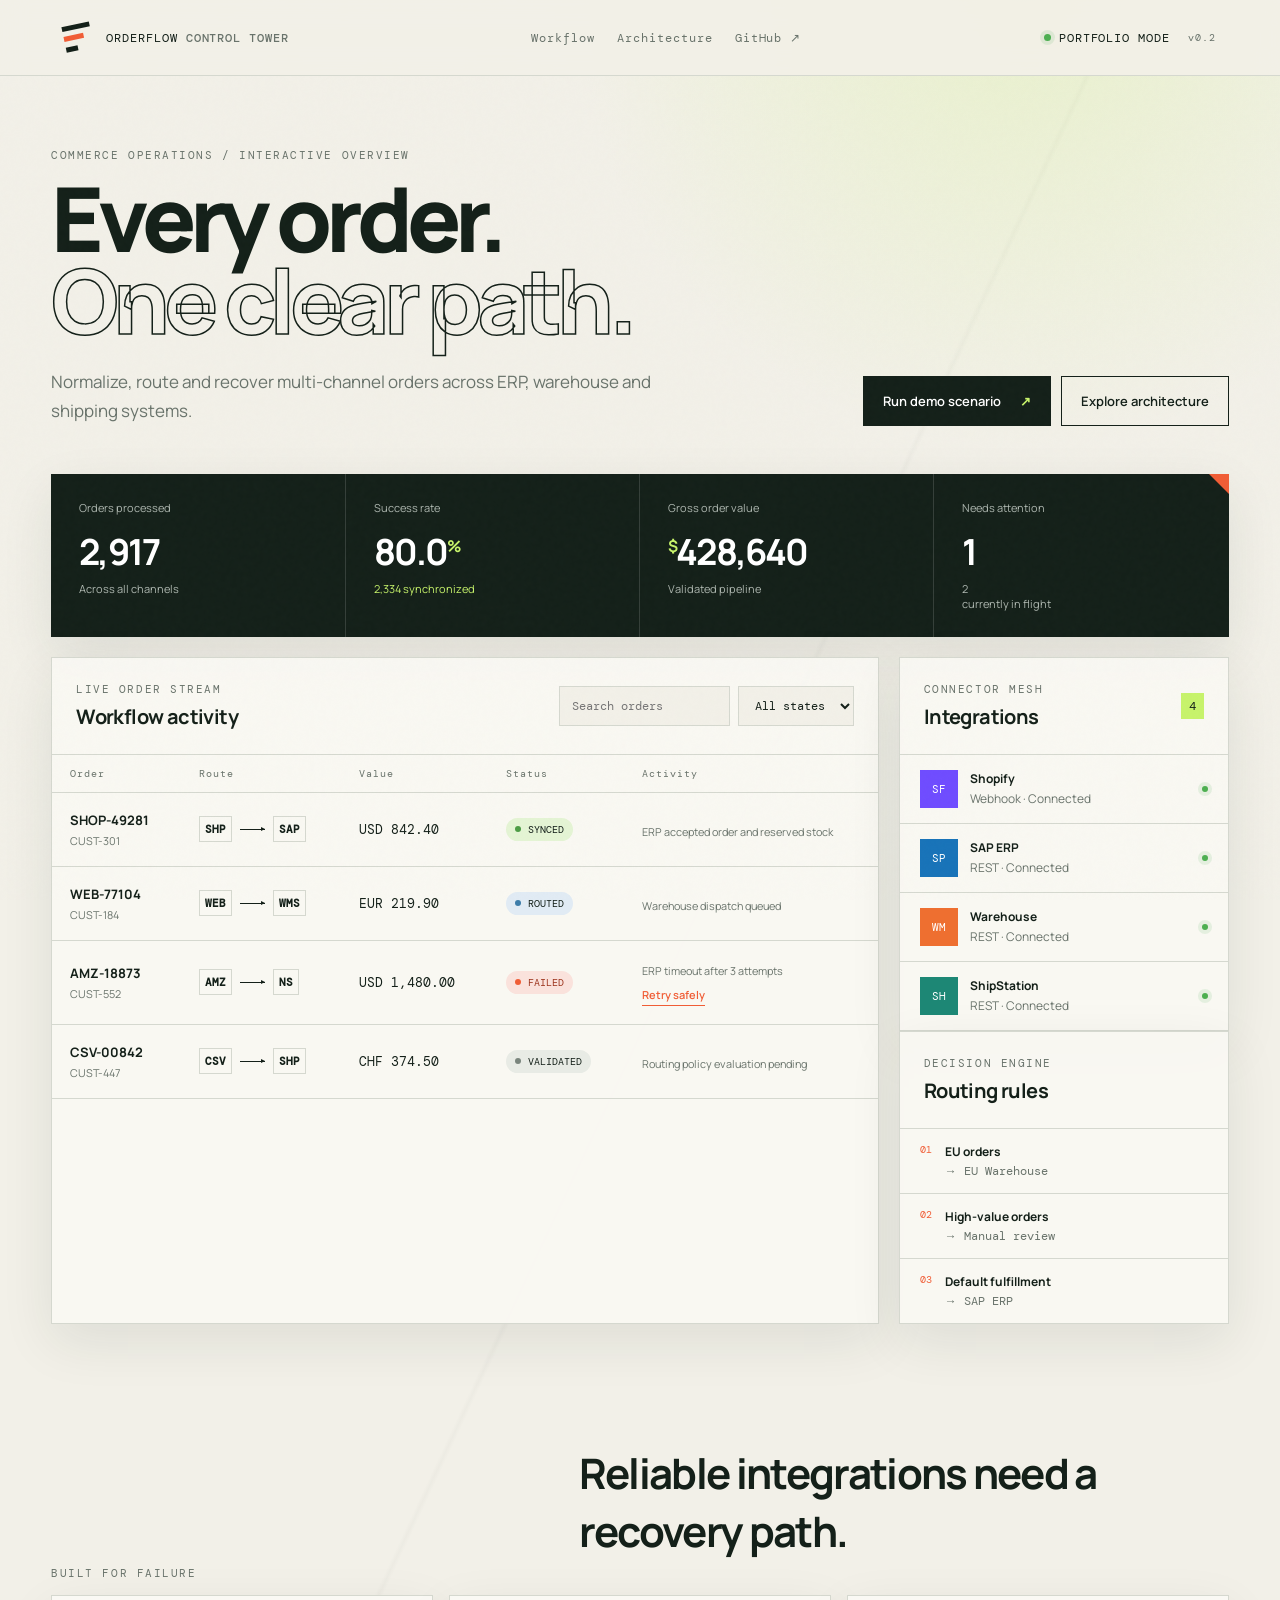
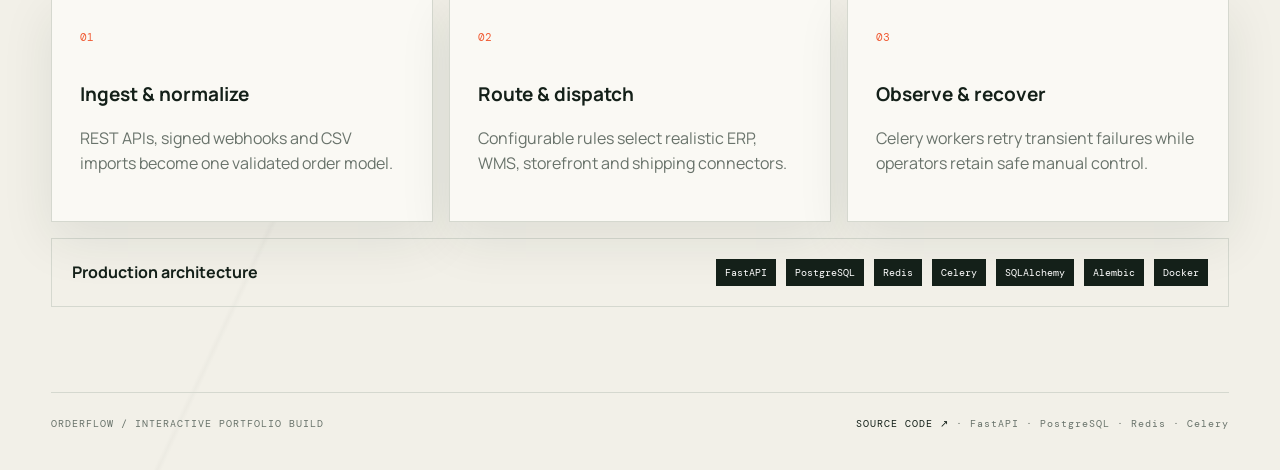
<file: static-demo/index.html>
<!doctype html>
<html lang="en">
<head>
  <meta charset="utf-8">
  <meta name="viewport" content="width=device-width,initial-scale=1">
  <meta name="description" content="OrderFlow normalizes, routes and recovers orders across commerce, ERP, warehouse and shipping systems.">
  <title>OrderFlow · Interactive operations demo</title>
  <link rel="preconnect" href="https://fonts.googleapis.com">
  <link rel="preconnect" href="https://fonts.gstatic.com" crossorigin>
  <link href="https://fonts.googleapis.com/css2?family=DM+Mono:wght@400;500&family=Manrope:wght@400;500;600;700;800&display=swap" rel="stylesheet">
  <link rel="stylesheet" href="styles.css">
</head>
<body>
  <div class="grain"></div>
  <header class="topbar">
    <a class="brand" href="#top"><span class="brand-mark"><i></i><i></i><i></i></span><span>ORDERFLOW <b>CONTROL TOWER</b></span></a>
    <nav><a href="#workflow">Workflow</a><a href="#architecture">Architecture</a><a href="https://github.com/hunterinvariants/orderflow-integrator">GitHub ↗</a></nav>
    <div class="system-state"><span class="pulse"></span> PORTFOLIO MODE <small>v0.2</small></div>
  </header>

  <main id="top">
    <section class="hero">
      <div>
        <p class="eyebrow">COMMERCE OPERATIONS / INTERACTIVE OVERVIEW</p>
        <h1>Every order.<br><em>One clear path.</em></h1>
        <p class="lede">Normalize, route and recover multi-channel orders across ERP, warehouse and shipping systems.</p>
      </div>
      <div class="hero-actions"><button class="primary" id="seed-demo">Run demo scenario <span>↗</span></button><a class="secondary" href="#architecture">Explore architecture</a></div>
    </section>

    <section class="metrics" aria-label="Performance metrics">
      <article><span>Orders processed</span><strong id="metric-total">2,917</strong><small>Across all channels</small></article>
      <article><span>Success rate</span><strong id="metric-success">80.0<sup>%</sup></strong><small class="positive" id="metric-synced">2,334 synchronized</small></article>
      <article><span>Gross order value</span><strong><sup>$</sup><span id="metric-value">428,640</span></strong><small>Validated pipeline</small></article>
      <article class="alert-card"><span>Needs attention</span><strong id="metric-failed">1</strong><small><span id="metric-flight">2</span> currently in flight</small></article>
    </section>

    <section class="workspace" id="workflow">
      <div class="orders-panel">
        <div class="section-head">
          <div><p class="eyebrow">LIVE ORDER STREAM</p><h2>Workflow activity</h2></div>
          <div class="filters"><input id="order-search" type="search" placeholder="Search orders"><select id="status-filter"><option value="">All states</option><option>synced</option><option>routed</option><option>failed</option><option>validated</option></select></div>
        </div>
        <div class="table-wrap">
          <table>
            <thead><tr><th>Order</th><th>Route</th><th>Value</th><th>Status</th><th>Activity</th></tr></thead>
            <tbody id="orders-body">
              <tr data-search="shop-49281 customer 301 shopify sap" data-status="synced"><td><strong>SHOP-49281</strong><small>CUST-301</small></td><td><span class="route"><b>SHP</b><i></i><b>SAP</b></span></td><td class="money">USD 842.40</td><td><span class="status synced"><i></i>synced</span></td><td><small>ERP accepted order and reserved stock</small></td></tr>
              <tr data-search="web-77104 customer 184 web warehouse" data-status="routed"><td><strong>WEB-77104</strong><small>CUST-184</small></td><td><span class="route"><b>WEB</b><i></i><b>WMS</b></span></td><td class="money">EUR 219.90</td><td><span class="status routed"><i></i>routed</span></td><td><small>Warehouse dispatch queued</small></td></tr>
              <tr data-search="amz-18873 customer 552 amazon netsuite" data-status="failed"><td><strong>AMZ-18873</strong><small>CUST-552</small></td><td><span class="route"><b>AMZ</b><i></i><b>NS</b></span></td><td class="money">USD 1,480.00</td><td><span class="status failed"><i></i>failed</span></td><td><small>ERP timeout after 3 attempts</small><button class="retry">Retry safely</button></td></tr>
              <tr data-search="csv-00842 customer 447 csv shipstation" data-status="validated"><td><strong>CSV-00842</strong><small>CUST-447</small></td><td><span class="route"><b>CSV</b><i></i><b>SHP</b></span></td><td class="money">CHF 374.50</td><td><span class="status validated"><i></i>validated</span></td><td><small>Routing policy evaluation pending</small></td></tr>
            </tbody>
          </table>
        </div>
      </div>

      <aside>
        <section class="side-card">
          <div class="section-head"><div><p class="eyebrow">CONNECTOR MESH</p><h2>Integrations</h2></div><span class="count">4</span></div>
          <div class="connector"><span class="connector-icon" style="--accent:#6f4cff">SF</span><div><strong>Shopify</strong><small>Webhook · Connected</small></div><i class="online"></i></div>
          <div class="connector"><span class="connector-icon" style="--accent:#1873b9">SP</span><div><strong>SAP ERP</strong><small>REST · Connected</small></div><i class="online"></i></div>
          <div class="connector"><span class="connector-icon" style="--accent:#ee6f30">WM</span><div><strong>Warehouse</strong><small>REST · Connected</small></div><i class="online"></i></div>
          <div class="connector"><span class="connector-icon" style="--accent:#1d8775">SH</span><div><strong>ShipStation</strong><small>REST · Connected</small></div><i class="online"></i></div>
        </section>
        <section class="side-card rules">
          <div class="section-head"><div><p class="eyebrow">DECISION ENGINE</p><h2>Routing rules</h2></div></div>
          <div class="rule"><span>01</span><div><strong>EU orders</strong><small>→ EU Warehouse</small></div></div>
          <div class="rule"><span>02</span><div><strong>High-value orders</strong><small>→ Manual review</small></div></div>
          <div class="rule"><span>03</span><div><strong>Default fulfillment</strong><small>→ SAP ERP</small></div></div>
        </section>
      </aside>
    </section>

    <section class="architecture" id="architecture">
      <div><p class="eyebrow">BUILT FOR FAILURE</p><h2>Reliable integrations need a recovery path.</h2></div>
      <div class="architecture-grid">
        <article><span>01</span><h3>Ingest &amp; normalize</h3><p>REST APIs, signed webhooks and CSV imports become one validated order model.</p></article>
        <article><span>02</span><h3>Route &amp; dispatch</h3><p>Configurable rules select realistic ERP, WMS, storefront and shipping connectors.</p></article>
        <article><span>03</span><h3>Observe &amp; recover</h3><p>Celery workers retry transient failures while operators retain safe manual control.</p></article>
      </div>
      <div class="stack"><b>Production architecture</b><span>FastAPI</span><span>PostgreSQL</span><span>Redis</span><span>Celery</span><span>SQLAlchemy</span><span>Alembic</span><span>Docker</span></div>
    </section>
  </main>

  <footer><span>ORDERFLOW / INTERACTIVE PORTFOLIO BUILD</span><span><a href="https://github.com/hunterinvariants/orderflow-integrator">SOURCE CODE ↗</a> · FastAPI · PostgreSQL · Redis · Celery</span></footer>
  <div id="toast" role="status"></div>
  <script src="app.js"></script>
</body>
</html>
</file>
<file: static-demo/styles.css>
:root{--ink:#142019;--paper:#f2f0e8;--panel:#faf9f4;--lime:#c7f36b;--orange:#f05d36;--muted:#69736b;--line:#d5d8cf;--shadow:0 18px 50px rgba(26,40,31,.09)}*{box-sizing:border-box}html{scroll-behavior:smooth;background:var(--paper)}body{margin:0;color:var(--ink);font-family:Manrope,sans-serif;background:radial-gradient(circle at 80% 0,rgba(199,243,107,.22),transparent 28rem),linear-gradient(115deg,transparent 49.8%,rgba(20,32,25,.025) 50%,transparent 50.2%);min-height:100vh}.grain{position:fixed;inset:0;pointer-events:none;opacity:.15;background-image:url("data:image/svg+xml,%3Csvg viewBox='0 0 180 180' xmlns='http://www.w3.org/2000/svg'%3E%3Cfilter id='n'%3E%3CfeTurbulence type='fractalNoise' baseFrequency='.9' numOctaves='3' stitchTiles='stitch'/%3E%3C/filter%3E%3Crect width='100%25' height='100%25' filter='url(%23n)' opacity='.12'/%3E%3C/svg%3E")}.topbar{height:76px;border-bottom:1px solid var(--line);display:flex;align-items:center;justify-content:space-between;padding:0 clamp(20px,5vw,72px);font-family:"DM Mono",monospace;font-size:12px;letter-spacing:.08em;position:sticky;top:0;z-index:10;background:rgba(242,240,232,.92);backdrop-filter:blur(12px)}.brand{display:flex;gap:14px;align-items:center;color:inherit;text-decoration:none}.brand b{font-weight:500;color:var(--muted)}.brand-mark{width:28px;height:28px;display:grid;gap:3px;transform:rotate(-12deg)}.brand-mark i{display:block;background:var(--ink);height:5px}.brand-mark i:nth-child(2){width:70%;background:var(--orange)}.brand-mark i:nth-child(3){width:42%}.topbar nav{display:flex;gap:22px}.topbar nav a{color:var(--muted);text-decoration:none}.topbar nav a:hover{color:var(--ink)}.system-state{display:flex;align-items:center;gap:8px}.system-state small{margin-left:10px;color:var(--muted)}.pulse,.online{width:7px;height:7px;border-radius:50%;background:#4caf50;box-shadow:0 0 0 4px rgba(76,175,80,.12)}main{width:min(1440px,92vw);margin:auto}.hero{padding:72px 0 48px;display:flex;align-items:end;justify-content:space-between;gap:40px}.eyebrow{font-family:"DM Mono",monospace;font-size:11px;letter-spacing:.14em;color:var(--muted);margin:0 0 15px}.hero h1{font-size:clamp(52px,7vw,96px);line-height:.91;letter-spacing:-.065em;margin:0;font-weight:800}.hero h1 em{font-style:normal;color:transparent;-webkit-text-stroke:1.5px var(--ink)}.lede{max-width:620px;font-size:17px;line-height:1.7;color:var(--muted);margin:28px 0 0}.hero-actions{display:flex;gap:10px;flex-shrink:0}.primary,.secondary{border:1px solid var(--ink);padding:15px 19px;font:600 13px Manrope;text-decoration:none;color:var(--ink);cursor:pointer}.primary{background:var(--ink);color:#fff}.primary span{color:var(--lime);margin-left:16px}.secondary{background:transparent}.metrics{display:grid;grid-template-columns:repeat(4,1fr);background:var(--ink);color:#fff;box-shadow:var(--shadow)}.metrics article{padding:26px 28px;border-right:1px solid rgba(255,255,255,.14);position:relative}.metrics article:last-child{border:0}.metrics span,.metrics small{display:block;font-size:11px;color:#aeb7b0}.metrics strong{display:block;font-size:36px;letter-spacing:-.05em;margin:12px 0 5px}.metrics strong>span{display:inline;color:#fff;font-size:inherit}.metrics sup{font-size:.45em;color:var(--lime)}.metrics .positive{color:var(--lime)}.metrics .alert-card:before{content:"";position:absolute;top:0;right:0;border-top:20px solid var(--orange);border-left:20px solid transparent}.workspace{display:grid;grid-template-columns:minmax(0,1fr) 330px;gap:20px;margin:20px 0 85px}.orders-panel,.side-card{background:rgba(250,249,244,.92);border:1px solid var(--line);box-shadow:var(--shadow)}.section-head{padding:24px;display:flex;align-items:center;justify-content:space-between;gap:20px}.section-head h2{font-size:20px;margin:0;letter-spacing:-.03em}.section-head .eyebrow{margin-bottom:7px}.filters{display:flex;gap:8px}.filters input,.filters select{border:1px solid var(--line);background:var(--paper);padding:10px 12px;font:12px "DM Mono";color:var(--ink);outline:none}.table-wrap{overflow:auto}table{border-collapse:collapse;width:100%;min-width:760px}th{text-align:left;padding:12px 18px;border-block:1px solid var(--line);font:10px "DM Mono";letter-spacing:.1em;color:var(--muted)}td{padding:18px;border-bottom:1px solid var(--line);font-size:13px}td strong,td small{display:block}td small{color:var(--muted);margin-top:4px;max-width:220px}.route{display:flex;align-items:center;gap:8px;font:11px "DM Mono"}.route b{border:1px solid var(--line);padding:5px}.route i{width:25px;height:1px;background:var(--ink);position:relative}.route i:after{content:"";position:absolute;right:0;top:-2px;border-left:4px solid var(--ink);border-block:2px solid transparent}.money{font-family:"DM Mono"}.status{display:inline-flex;align-items:center;gap:7px;border-radius:20px;padding:5px 9px;background:#e8ebe5;font:10px "DM Mono";text-transform:uppercase}.status i{width:6px;height:6px;border-radius:50%;background:#7a857d}.status.synced{background:#e4f4d4}.status.synced i{background:#4c9c45}.status.failed{background:#fae2dc;color:#9d351e}.status.failed i{background:var(--orange)}.status.routed{background:#e1ebf4}.status.routed i{background:#3d7da9}.retry{border:0;border-bottom:1px solid var(--orange);color:var(--orange);background:none;padding:3px 0;margin-top:6px;font:600 11px Manrope;cursor:pointer}.count{font:12px "DM Mono";background:var(--lime);padding:5px 8px}.connector{display:flex;align-items:center;gap:12px;padding:15px 20px;border-top:1px solid var(--line)}.connector-icon{display:grid;place-items:center;width:38px;height:38px;background:var(--accent);color:#fff;font:11px "DM Mono"}.connector div{flex:1}.connector strong,.connector small{display:block;font-size:12px}.connector small{color:var(--muted);margin-top:3px}.online{width:6px;height:6px}.rule{display:flex;gap:13px;padding:14px 20px;border-top:1px solid var(--line)}.rule>span{font:10px "DM Mono";color:var(--orange)}.rule strong,.rule small{display:block;font-size:12px}.rule small{font-family:"DM Mono";color:var(--muted);margin-top:3px}.architecture{margin-bottom:85px}.architecture>div:first-child{display:flex;align-items:end;justify-content:space-between}.architecture h2{font-size:42px;letter-spacing:-.04em;max-width:650px}.architecture-grid{display:grid;grid-template-columns:repeat(3,1fr);gap:16px}.architecture-grid article{background:var(--panel);border:1px solid var(--line);padding:28px;box-shadow:var(--shadow)}.architecture-grid article>span{font:11px "DM Mono";color:var(--orange)}.architecture-grid h3{font-size:19px;margin-top:35px}.architecture-grid p{color:var(--muted);line-height:1.6}.stack{margin-top:16px;border:1px solid var(--line);padding:20px;display:flex;align-items:center;flex-wrap:wrap;gap:10px}.stack b{margin-right:auto}.stack span{font:10px "DM Mono";background:var(--ink);color:#fff;padding:7px 9px}footer{width:min(1440px,92vw);margin:auto;border-top:1px solid var(--line);padding:24px 0 40px;display:flex;justify-content:space-between;font:10px "DM Mono";letter-spacing:.1em;color:var(--muted)}footer a{color:var(--ink);text-decoration:none}#toast{position:fixed;right:24px;bottom:24px;background:var(--ink);color:#fff;padding:14px 18px;box-shadow:var(--shadow);font-size:13px;transform:translateY(90px);opacity:0;transition:.25s;z-index:20}#toast.show{transform:none;opacity:1}@media(max-width:1120px){.topbar nav{display:none}.workspace{grid-template-columns:1fr}.metrics{grid-template-columns:repeat(2,1fr)}.hero{align-items:start;flex-direction:column}.hero-actions{align-self:stretch}.primary,.secondary{flex:1;text-align:center}}@media(max-width:680px){.system-state{font-size:0}.system-state small{font-size:10px}.hero{padding-top:48px}.hero h1{font-size:54px}.metrics{grid-template-columns:1fr 1fr}.metrics article{padding:20px 16px}.metrics strong{font-size:28px}.section-head{align-items:flex-start;flex-direction:column}.filters{width:100%}.filters input{min-width:0;flex:1}.hero-actions{flex-direction:column}.topbar{padding-inline:18px}.architecture-grid{grid-template-columns:1fr}.architecture>div:first-child{display:block}.stack b{width:100%;margin-bottom:10px}footer{gap:15px;flex-direction:column}}
</file>
